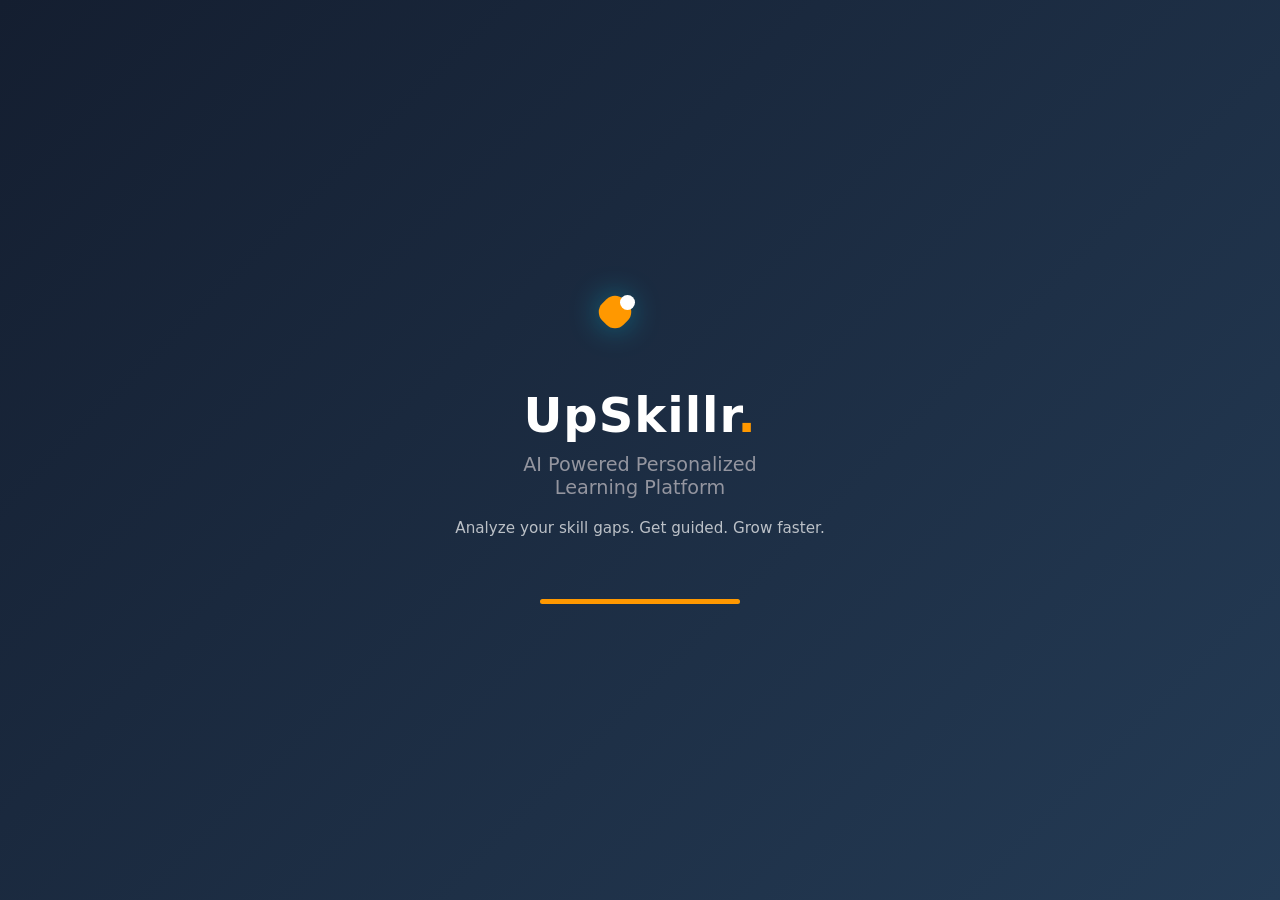
<file: index.html>
<!DOCTYPE html>
<html lang="en">

<head>
    <meta charset="UTF-8">
    <meta name="viewport" content="width=device-width, initial-scale=1.0">
    <title>UpSkillr - AI Driven Personalized Learning</title>
    <link rel="stylesheet" href="style.css">

    <script>
        const savedData = JSON.parse(localStorage.getItem('upSkillrData') || '{}');
        if (savedData.theme) {
            document.documentElement.setAttribute('data-theme', savedData.theme);
        } else {
            document.documentElement.setAttribute('data-theme', 'dark');
        }
    </script>

    <style>
        /* 🔥 IMPROVED UI */

        body {
            margin: 0;
            font-family: 'Segoe UI', sans-serif;
            background: linear-gradient(135deg, #141e30, #243b55);
            color: white;
            overflow: hidden;
        }

        .splash-container {
            height: 100vh;
            display: flex;
            justify-content: center;
            align-items: center;
            text-align: center;
            flex-direction: column;
            animation: fadeIn 1.2s ease-in-out;
        }

        .logo-text {
            font-size: 3rem;
            margin: 10px 0;
            letter-spacing: 1px;
        }

        .logo-text span {
            color: #ff9800;
        }

        .tagline {
            font-size: 1.2rem;
            opacity: 0.9;
            margin-bottom: 20px;
        }

        /* ✨ Stronger identity line */
        .subtext {
            font-size: 0.95rem;
            opacity: 0.7;
        }

        .logo-icon {
            margin-bottom: 10px;
            animation: float 3s ease-in-out infinite;
        }

        .diamond {
            width: 30px;
            height: 30px;
            background: #ff9800;
            transform: rotate(45deg);
            margin: auto;
        }

        .diamond.inner {
            width: 15px;
            height: 15px;
            background: white;
            margin-top: -22px;
        }

        /* 🔥 Loader improved */
        .loader {
            width: 200px;
            height: 5px;
            background: rgba(255, 255, 255, 0.2);
            margin-top: 30px;
            border-radius: 10px;
            overflow: hidden;
        }

        .loader-bar {
            height: 100%;
            width: 0;
            background: #ff9800;
            animation: load 3s linear forwards;
        }

        /* ✨ Animations */
        @keyframes load {
            from {
                width: 0;
            }

            to {
                width: 100%;
            }
        }

        @keyframes fadeIn {
            from {
                opacity: 0;
                transform: translateY(20px);
            }

            to {
                opacity: 1;
                transform: translateY(0);
            }
        }

        @keyframes float {

            0%,
            100% {
                transform: translateY(0);
            }

            50% {
                transform: translateY(-10px);
            }
        }

        .fade-out {
            animation: fadeOut 0.8s forwards;
        }

        @keyframes fadeOut {
            to {
                opacity: 0;
                transform: scale(0.95);
            }
        }
    </style>
</head>

<body class="splash-body">

    <div class="splash-container">

        <div class="logo-wrapper">
            <div class="logo-icon">
                <div class="diamond"></div>
                <div class="diamond inner"></div>
            </div>

            <!-- 🔥 Strong First Impression -->
            <h1 class="logo-text">UpSkillr<span>.</span></h1>

            <!-- 🔥 Clear Identity -->
            <p class="tagline">AI Powered Personalized Learning Platform</p>

            <!-- 🔥 Extra clarity (small but powerful) -->
            <p class="subtext">Analyze your skill gaps. Get guided. Grow faster.</p>
        </div>

        <div class="loader">
            <div class="loader-bar"></div>
        </div>

    </div>

    <script src="script.js"></script>

    <script>
        setTimeout(() => {
            document.querySelector('.splash-container').classList.add('fade-out');
            setTimeout(() => {
                window.location.href = 'login.html';
            }, 800);
        }, 3000);
    </script>

</body>

</html>
</file>
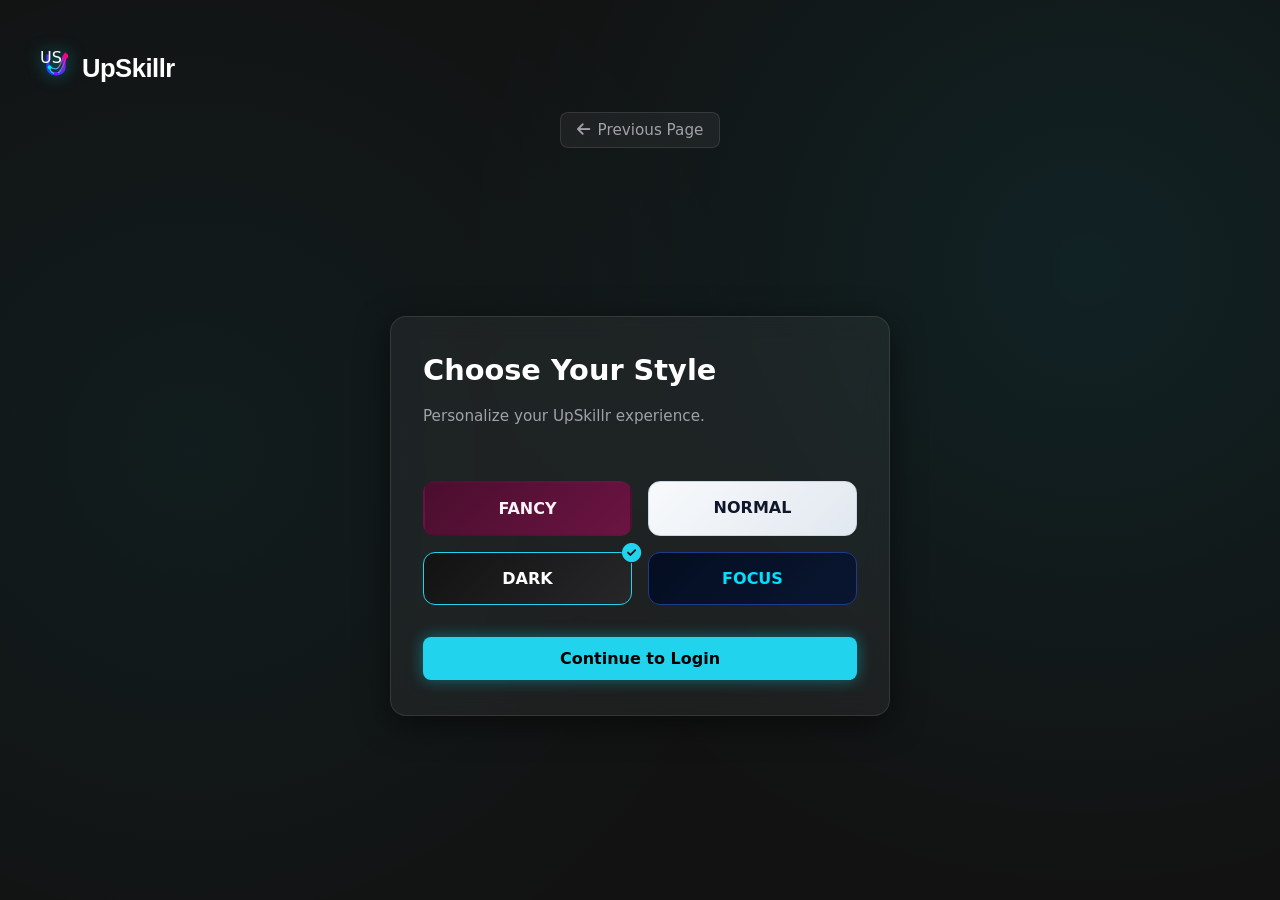
<file: login.html>
<!DOCTYPE html>
<html lang="en">
<head>
    <meta charset="UTF-8">
    <meta name="viewport" content="width=device-width, initial-scale=1.0">
    <title>UpSkillr - Onboarding</title>
    <link rel="stylesheet" href="style.css">
    <link rel="stylesheet" href="https://cdnjs.cloudflare.com/ajax/libs/font-awesome/6.4.0/css/all.min.css">
    <!-- Script to load theme before body paints -->
    <script>
        const savedData = JSON.parse(localStorage.getItem('upSkillrData') || '{}');
        if(savedData.theme) {
            document.documentElement.setAttribute('data-theme', savedData.theme);
        } else {
            document.documentElement.setAttribute('data-theme', 'dark'); // Default to dark option
        }
    </script>
</head>
<body class="onboarding-body">
    <nav class="top-nav">
        <div class="nav-logo">
            <div class="logo-icon">US</div>
            <div class="logo-text">UpSkillr</div>
        </div>
    </nav>
    
    <a href="#" onclick="handleBack(); return false;" class="back-link"><i class="fa fa-arrow-left"></i> Previous Page</a>

    <div class="onboarding-container glass-panel">
        
        <!-- Step 0: Theme Selection -->
        <div id="step-theme" class="form-step active">
            <h2>Choose Your Style</h2>
            <p class="subtitle">Personalize your UpSkillr experience.</p>
            <div class="theme-grid" id="theme-selector">
                <div class="theme-card theme-pink" onclick="selectTheme(this, 'pink')">
                    FANCY
                </div>
                <div class="theme-card theme-light" onclick="selectTheme(this, 'light-grey')">
                    NORMAL
                </div>
                <div class="theme-card theme-dark active" onclick="selectTheme(this, 'dark')">
                    DARK
                </div>
                <div class="theme-card theme-blue" onclick="selectTheme(this, 'blue')">
                    FOCUS
                </div>
            </div>
            <button class="btn btn-primary w-100 mt-4" onclick="nextStep('step-login')">Continue to Login</button>
        </div>

        <!-- Step 1: Login / Register -->
        <div id="step-login" class="form-step">
            <h2>Welcome Back</h2>
            <p class="subtitle">Enter your details to proceed.</p>
            <div class="input-group">
                <label>Username <span class="required-star">*</span></label>
                <input type="text" id="username" placeholder="johndoe" required>
            </div>
            <div class="input-group">
                <label>Email <span class="required-star">*</span></label>
                <input type="email" id="email" placeholder="john@example.com" required>
            </div>
            <div class="btn-group">
                <button class="btn btn-primary w-100" onclick="sendOTP()">Continue</button>
            </div>
        </div>

        <!-- Step 1.5: OTP Verification -->
        <div id="step-otp" class="form-step">
            <h2>Enter OTP</h2>
            <p class="subtitle" id="otp-message">OTP sent to your email</p>
            <div class="otp-group">
                <input type="text" maxlength="1" class="otp-input" onkeyup="moveFocus(this, 'otp2')">
                <input type="text" id="otp2" maxlength="1" class="otp-input" onkeyup="moveFocus(this, 'otp3')">
                <input type="text" id="otp3" maxlength="1" class="otp-input" onkeyup="moveFocus(this, 'otp4')">
                <input type="text" id="otp4" maxlength="1" class="otp-input">
            </div>
            <p id="otp-error" class="text-danger text-sm text-center hidden">Invalid OTP. Please try again.</p>
            <button class="btn btn-primary w-100 mt-4" onclick="verifyOTP()">Verify & Continue</button>
            <p class="text-center mt-4 text-sm"><a href="#" onclick="sendOTP(); return false;" class="text-accent">Resend OTP</a></p>
        </div>

        <!-- Step 2: Language Selection -->
        <div id="step-language" class="form-step">
            <h2>Select Language</h2>
            <p class="subtitle">Global Language Selection</p>
            <div class="input-group">
                <label>Search and Select <span class="required-star">*</span></label>
                <select id="user-language">
                    <option value="English">English</option>
                    <option value="Hindi">Hindi</option>
                    <option value="Telugu">Telugu</option>
                    <option value="Tamil">Tamil</option>
                    <option value="Bengali">Bengali</option>
                    <option value="Spanish">Spanish</option>
                    <option value="French">French</option>
                    <option value="German">German</option>
                    <option value="Italian">Italian</option>
                    <option value="Portuguese">Portuguese</option>
                    <option value="Russian">Russian</option>
                    <option value="Chinese">Chinese</option>
                    <option value="Japanese">Japanese</option>
                    <option value="Korean">Korean</option>
                    <option value="Arabic">Arabic</option>
                    <option value="Turkish">Turkish</option>
                    <option value="Thai">Thai</option>
                    <option value="Vietnamese">Vietnamese</option>
                    <option value="Indonesian">Indonesian</option>
                    <option value="Swahili">Swahili</option>
                    <option value="Malay">Malay</option>
                    <option value="Dutch">Dutch</option>
                </select>
            </div>
            <button class="btn btn-primary w-100 mt-4" onclick="nextStep('step-academic')">Continue</button>
        </div>

        <!-- Step 3: Academic Information -->
        <div id="step-academic" class="form-step">
            <h2>Academic Profile</h2>
            <p class="subtitle">Select your grading system and enter your CGPA.</p>
            <div class="input-group">
                <label>Select CGPA Scale <span class="required-star">*</span></label>
                <select id="cgpa-scale" onchange="updateCgpaMax()">
                    <option value="10">Out of 10 (Standard)</option>
                    <option value="4">Out of 4 (International)</option>
                </select>
                <p class="text-sm text-secondary mt-1">Select your university's grading system.</p>
            </div>
            <div class="input-group mt-2">
                <label>Enter your CGPA <span class="required-star">*</span></label>
                <input type="number" step="0.01" id="cgpa" placeholder="e.g. 8.5" max="10">
            </div>
            <div class="btn-group mt-4">
                <button class="btn btn-primary w-100" onclick="nextStep('step-skills')">Next</button>
            </div>
        </div>

        <!-- Step 4: Skills -->
        <div id="step-skills" class="form-step">
            <h2>Your Skills</h2>
            <p class="subtitle">Add your current skills and proficiency levels. If none, click N/A.</p>
            <div class="skill-input-row" style="margin-bottom: 0.5rem;">
                <input type="text" id="skill-name" placeholder="E.g., Python">
                <select id="skill-level">
                    <option value="Beginner">Beginner</option>
                    <option value="Intermediate">Intermediate</option>
                    <option value="Advanced">Advanced</option>
                </select>
                <button class="btn btn-primary" onclick="addSkill()"><i class="fa fa-plus"></i></button>
            </div>
            <button class="btn btn-outline w-100 mb-2" onclick="addSkillNA()">I don't have any skills yet (N/A)</button>
            <div class="skills-list" id="skills-list"></div>
            <div class="btn-group mt-2">
                <button class="btn btn-primary w-100" onclick="nextStep('step-softskills')">Next</button>
            </div>
        </div>

        <!-- Step 4.5: Soft Skills -->
        <div id="step-softskills" class="form-step">
            <h2 id="soft-title">Soft Skills</h2>
            <p class="subtitle">Rate yourself on a scale of 1-10.</p>
            <div class="input-group">
                <label>Communication</label>
                <div style="display: flex; gap: 1rem; align-items: center;">
                    <input type="range" id="skill-comm" min="1" max="10" value="5" oninput="document.getElementById('comm-val').innerText=this.value">
                    <span id="comm-val" style="width: 20px; font-weight: bold;">5</span>
                </div>
            </div>
            <div class="input-group">
                <label>Problem Solving</label>
                <div style="display: flex; gap: 1rem; align-items: center;">
                    <input type="range" id="skill-prob" min="1" max="10" value="5" oninput="document.getElementById('prob-val').innerText=this.value">
                    <span id="prob-val" style="width: 20px; font-weight: bold;">5</span>
                </div>
            </div>
            <div class="input-group">
                <label>System Design / Architecture</label>
                <div style="display: flex; gap: 1rem; align-items: center;">
                    <input type="range" id="skill-design" min="1" max="10" value="5" oninput="document.getElementById('design-val').innerText=this.value">
                    <span id="design-val" style="width: 20px; font-weight: bold;">5</span>
                </div>
            </div>
            <div class="btn-group mt-4">
                <button class="btn btn-primary w-100" onclick="nextStep('step-projects')">Next</button>
            </div>
        </div>

        <!-- Step 5: Projects -->
        <div id="step-projects" class="form-step">
            <h2>Your Projects</h2>
            <p class="subtitle">List your key projects and technologies used. If none, click N/A.</p>
            <div class="project-input-group">
                <input type="text" id="project-title" placeholder="Project Title">
                <input type="text" id="project-tech" placeholder="Technologies (comma separated)">
                <div style="display: flex; gap: 0.5rem; margin-top: 0.5rem;">
                    <button class="btn btn-outline" style="flex: 1;" onclick="addProject()">Add Project</button>
                    <button class="btn btn-outline border-danger text-danger" style="flex: 1;" onclick="addProjectNA()">N/A</button>
                </div>
            </div>
            <div class="projects-list" id="projects-list"></div>
            <div class="btn-group mt-4">
                <button class="btn btn-primary w-100" onclick="nextStep('step-career')">Next</button>
            </div>
        </div>

        <!-- Step 6: Career Goal Selection -->
        <div id="step-career" class="form-step">
            <h2>Career Goal</h2>
            <p class="subtitle">What role are you aiming for?</p>
            <div class="input-group">
                <label>Select Domain & Role <span class="required-star">*</span></label>
                <select id="career-goal">
                    <option value="N/A">N/A - Undecided</option>
                    <optgroup label="Software Development">
                        <option value="Software Engineer">Software Engineer</option>
                        <option value="Full Stack Developer">Full Stack Developer</option>
                        <option value="Frontend Developer">Frontend Developer</option>
                        <option value="Backend Developer">Backend Developer</option>
                        <option value="Web Developer">Web Developer</option>
                        <option value="Mobile App Developer">Mobile App Developer</option>
                        <option value="Game Developer">Game Developer</option>
                    </optgroup>
                    <optgroup label="Artificial Intelligence & Data">
                        <option value="AI Engineer">AI Engineer</option>
                        <option value="Machine Learning Engineer">Machine Learning Engineer</option>
                        <option value="Data Scientist">Data Scientist</option>
                        <option value="Data Analyst">Data Analyst</option>
                        <option value="Deep Learning Engineer">Deep Learning Engineer</option>
                        <option value="NLP Engineer">NLP Engineer</option>
                        <option value="Computer Vision Engineer">Computer Vision Engineer</option>
                    </optgroup>
                    <optgroup label="Cybersecurity">
                        <option value="Cybersecurity Analyst">Cybersecurity Analyst</option>
                        <option value="Ethical Hacker">Ethical Hacker</option>
                        <option value="Security Engineer">Security Engineer</option>
                        <option value="Digital Forensics Analyst">Digital Forensics Analyst</option>
                        <option value="Penetration Tester">Penetration Tester</option>
                    </optgroup>
                    <optgroup label="Cloud & DevOps">
                        <option value="Cloud Engineer">Cloud Engineer</option>
                        <option value="DevOps Engineer">DevOps Engineer</option>
                        <option value="Site Reliability Engineer">Site Reliability Engineer</option>
                        <option value="Cloud Architect">Cloud Architect</option>
                        <option value="Infrastructure Engineer">Infrastructure Engineer</option>
                    </optgroup>
                    <optgroup label="Design">
                        <option value="UI Designer">UI Designer</option>
                        <option value="UX Designer">UX Designer</option>
                        <option value="Product Designer">Product Designer</option>
                    </optgroup>
                    <optgroup label="Product & Management">
                        <option value="Product Manager">Product Manager</option>
                        <option value="Technical Program Manager">Technical Program Manager</option>
                    </optgroup>
                    <optgroup label="Emerging Technologies">
                        <option value="Blockchain Developer">Blockchain Developer</option>
                        <option value="AR/VR Developer">AR/VR Developer</option>
                        <option value="IoT Engineer">IoT Engineer</option>
                        <option value="Robotics Engineer">Robotics Engineer</option>
                    </optgroup>
                    <optgroup label="Research">
                        <option value="AI Researcher">AI Researcher</option>
                        <option value="Computer Science Researcher">Computer Science Researcher</option>
                    </optgroup>
                    <option value="Other">Other Career Goal...</option>
                </select>
                <input type="text" id="other-career" class="mt-2 hidden" placeholder="Type your career goal">
            </div>
            <div class="btn-group mt-4">
                <button class="btn btn-primary w-100" onclick="nextStep('step-links')">Next</button>
            </div>
        </div>

        <!-- Step 7: Optional Profile Links & Analysis -->
        <div id="step-links" class="form-step">
            <h2>Enhance Your Analysis</h2>
            <p class="subtitle">Upload your resume or link professional profiles for deep insights.</p>
            <div class="input-group">
                <label><i class="fab fa-github"></i> GitHub Profile URL</label>
                <input type="url" id="github-url" placeholder="https://github.com/username">
            </div>
            <!-- Added GitHub Questions for better analyzer logic -->
            <div class="analysis-stat-grid" style="grid-template-columns: 1fr 1fr; margin-bottom: 1rem;">
                <div class="input-group">
                    <label>READMEs present?</label>
                    <select id="github-readme">
                        <option value="No">No</option>
                        <option value="Yes">Yes</option>
                    </select>
                </div>
                <div class="input-group">
                    <label>Public Projects</label>
                    <input type="number" id="github-project-count" placeholder="0" min="0">
                </div>
            </div>
            <div class="input-group">
                <label><i class="fab fa-linkedin"></i> LinkedIn Profile URL</label>
                <input type="url" id="linkedin-url" placeholder="https://linkedin.com/in/username">
            </div>
            <div class="input-group">
                <label><i class="fa fa-file-pdf"></i> Resume / CV Upload</label>
                <input type="file" id="resume-upload" accept=".pdf,.doc,.docx" onchange="handleFileUpload(this)">
                <p id="file-status" class="text-sm text-success hidden">File ready for analysis</p>
            </div>
            <div class="btn-group mt-4">
                <button class="btn btn-primary w-100" onclick="startAnalysis()">Start Advanced Analysis</button>
            </div>
            <p class="text-center mt-2 text-sm text-secondary">No data is stored externally. Everything is processed locally.</p>
        </div>

        <!-- Step 8: Analysis -->
        <div id="step-analysis" class="form-step text-center">
            <div class="analysis-loader">
                <div class="radar-spinner"></div>
            </div>
            <h2 class="mt-4">AI Verification & Analysis</h2>
            <div class="terminal-log" id="terminal-log">
                <p>> Initializing AI Analysis Engine...</p>
            </div>
        </div>

    </div>

    <script src="script.js"></script>
    <script>
        document.getElementById('career-goal').addEventListener('change', function(e) {
            const otherInput = document.getElementById('other-career');
            if (e.target.value === 'Other') {
                otherInput.classList.remove('hidden');
            } else {
                otherInput.classList.add('hidden');
            }
        });
    </script>
</body>
</html>
</file>
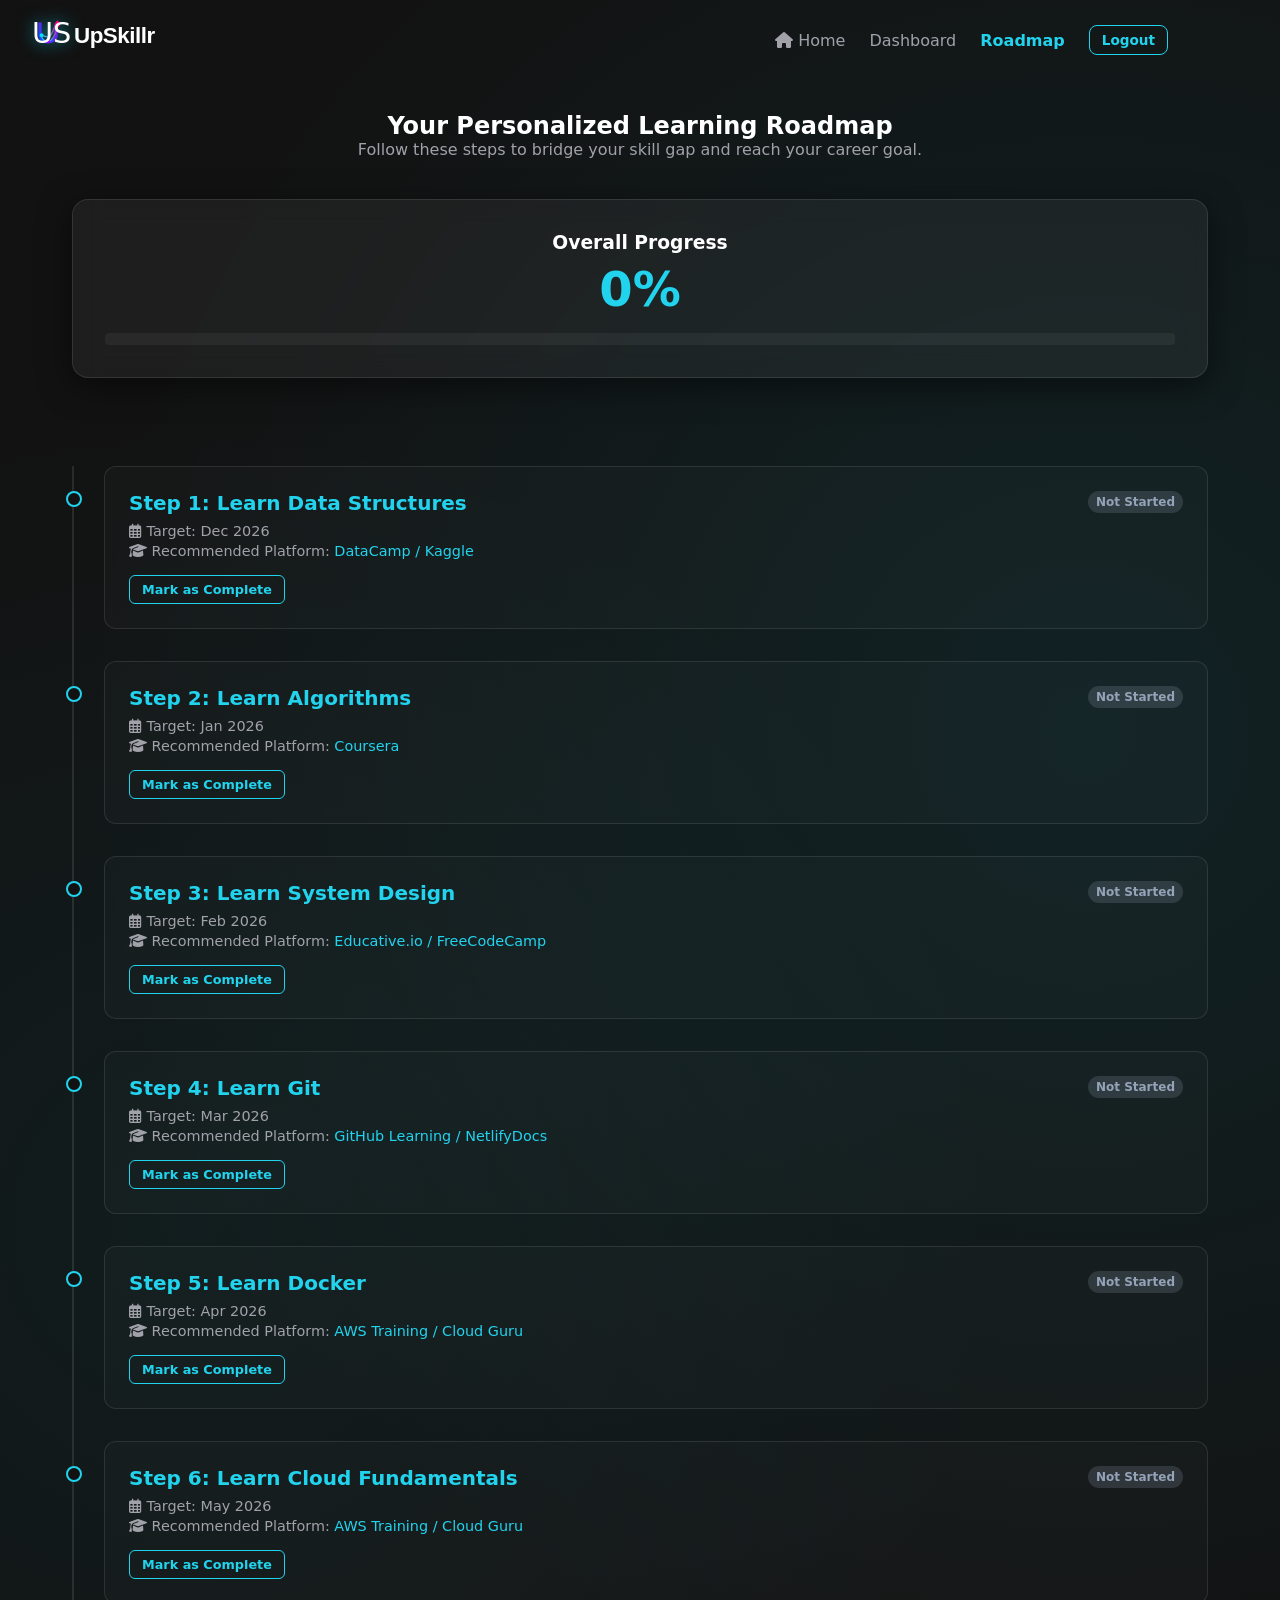
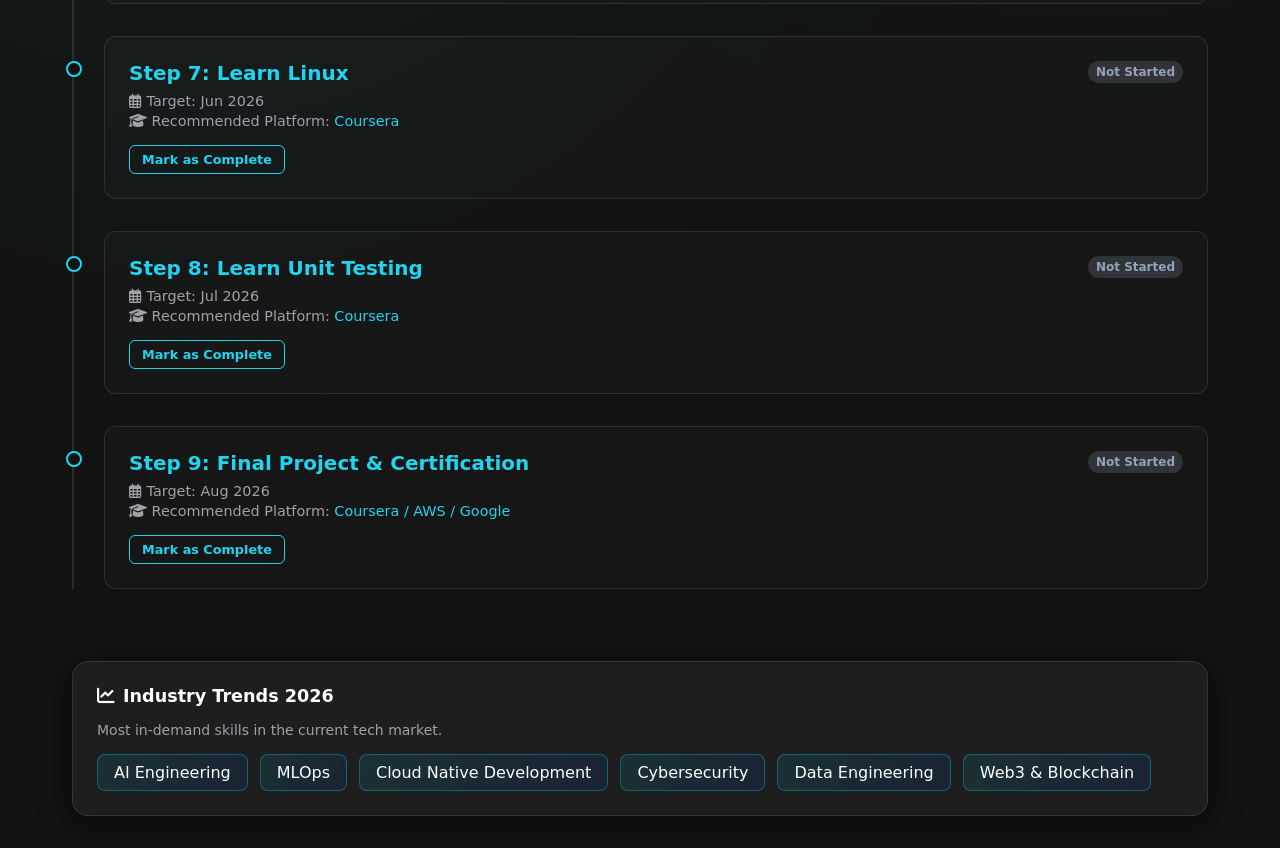
<file: roadmap.html>
<!DOCTYPE html>
<html lang="en">

<head>
    <meta charset="UTF-8">
    <meta name="viewport" content="width=device-width, initial-scale=1.0">
    <title>UpSkillr - Learning Roadmap</title>
    <link rel="stylesheet" href="style.css">
    <link rel="stylesheet" href="https://cdnjs.cloudflare.com/ajax/libs/font-awesome/6.4.0/css/all.min.css">
    <script>
        const savedData = JSON.parse(localStorage.getItem('upSkillrData') || '{}');
        if (savedData.theme) {
            document.documentElement.setAttribute('data-theme', savedData.theme);
        }
    </script>
</head>

<body>
    <nav class="top-nav" style="padding: 1rem 2rem;">
        <div class="nav-logo">
            <div class="logo-icon" style="font-size: 1.8rem;">US</div>
            <div class="logo-text" style="font-size: 1.4rem;">UpSkillr</div>
        </div>
        <div style="display: flex; gap: 1.5rem; align-items: center;">
            <a href="index.html" style="color: var(--text-secondary); text-decoration: none;"><i class="fa fa-home"></i>
                Home</a>
            <a href="dashboard.html" style="color: var(--text-secondary); text-decoration: none;">Dashboard</a>
            <a href="roadmap.html" style="color: var(--accent); text-decoration: none; font-weight: 600;">Roadmap</a>
            <button class="btn btn-outline" style="padding: 6px 12px; font-size: 0.85rem;"
                onclick="logout()">Logout</button>
        </div>
    </nav>

    <div class="dashboard-grid">
        <!-- Dashboard Header -->
        <div class="full-width text-center mb-4">
            <h2 data-translate="roadmap-title">Your Personalized Learning Roadmap</h2>
            <p class="text-secondary" data-translate="roadmap-desc">Follow these steps to bridge your skill gap and
                reach your career goal.</p>
        </div>

        <!-- Progress Track -->
        <div class="glass-panel text-center roadmap-progress-card full-width">
            <h3 data-translate="overall-progress">Overall Progress</h3>
            <div class="progress-huge" id="roadmap-percentage">0%</div>
            <div class="bar-track mt-4" style="height: 12px; background: rgba(255,255,255,0.05);">
                <div class="bar-fill" id="roadmap-progress-bar" style="background: var(--success); width: 0%;"></div>
            </div>
        </div>

        <!-- Timeline Steps -->
        <div class="full-width">
            <div class="roadmap-timeline" id="roadmap-timeline">
                <!-- Injected via JavaScript -->
            </div>
        </div>

        <!-- Industry Trends -->
        <div class="glass-panel full-width" style="padding: 1.5rem; margin-top: 1rem;">
            <h3 class="card-title"><i class="fa fa-chart-line"></i> <span data-translate="industry-trends">Industry
                    Trends 2026</span></h3>
            <p class="text-sm text-secondary" data-translate="industry-trends-desc">Most in-demand skills in the current
                tech market.</p>
            <div class="trends-list">
                <span class="trend-tag">AI Engineering</span>
                <span class="trend-tag">MLOps</span>
                <span class="trend-tag">Cloud Native Development</span>
                <span class="trend-tag">Cybersecurity</span>
                <span class="trend-tag">Data Engineering</span>
                <span class="trend-tag">Web3 & Blockchain</span>
            </div>
        </div>
    </div>


    <!-- Feedback Modal -->
    <div id="feedback-modal" class="modal-overlay hidden">
        <div class="glass-panel text-center" style="padding: 2.5rem; max-width: 450px; width: 90%;">
            <h2 style="color: var(--accent); margin-bottom: 0.5rem; font-size: 2.2rem;">Congratulations! 🎉</h2>
            <p class="text-secondary mb-4" style="font-size: 1.1rem;">You have completed your entire learning roadmap.
                How was your experience?</p>
            <div id="star-rating" class="star-rating"
                style="color: var(--text-secondary); margin-bottom: 2rem; display: flex; justify-content: center; gap: 0.75rem;">
                <i class="fa fa-star" data-val="1"></i>
                <i class="fa fa-star" data-val="2"></i>
                <i class="fa fa-star" data-val="3"></i>
                <i class="fa fa-star" data-val="4"></i>
                <i class="fa fa-star" data-val="5"></i>
            </div>
            <button class="btn btn-primary w-100 mb-2" onclick="submitFeedback()">Submit Feedback</button>
            <button class="btn btn-outline w-100 text-secondary" style="border-color: transparent;"
                onclick="closeFeedback()">Not Now</button>
        </div>
    </div>

    <script src="script.js"></script>
    <script>
        document.addEventListener('DOMContentLoaded', () => {
            initRoadmap();
        });
    </script>
</body>

</html>
</file>
<file: style.css>
/* Default: Dark Mode (Option 3) */
:root {
    --bg-primary: #121212;
    --bg-secondary: #1e1e1e;
    --text-primary: #ffffff;
    --text-secondary: #a1a1aa;
    --accent: #22d3ee;
    --accent-hover: #06b6d4;
    --success: #10b981;
    --warning: #f59e0b;
    --danger: #ef4444;
    
    --glass-bg: rgba(255, 255, 255, 0.05);
    --glass-border: rgba(255, 255, 255, 0.1);
    --glass-shadow: 0 8px 32px 0 rgba(0, 0, 0, 0.5);
    --blur: blur(12px);

    /* Fonts */
    --font-main: 'Inter', system-ui, -apple-system, sans-serif;
}

/* Option 1: Dark and Light Pink */
[data-theme="pink"] {
    --bg-primary: #4a0e2e;
    --bg-secondary: #6b1442;
    --text-primary: #fdf2f8;
    --text-secondary: #fbcfe8;
    --accent: #f472b6;
    --accent-hover: #ec4899;
    --glass-bg: rgba(255, 255, 255, 0.07);
    --glass-border: rgba(255, 192, 203, 0.2);
    --glass-shadow: 0 8px 32px 0 rgba(0, 0, 0, 0.4);
}

/* Option 2: Normal White and Grey */
[data-theme="light-grey"] {
    --bg-primary: #f8fafc;
    --bg-secondary: #f1f5f9;
    --text-primary: #0f172a;
    --text-secondary: #475569;
    --accent: #3b82f6;
    --accent-hover: #2563eb;
    --glass-bg: rgba(255, 255, 255, 0.7);
    --glass-border: rgba(0, 0, 0, 0.1);
    --glass-shadow: 0 8px 32px 0 rgba(0, 0, 0, 0.05);
}

/* Option 4: Light and Dark Blue Mode */
[data-theme="blue"] {
    --bg-primary: #040d21;      /* Deep Navy */
    --bg-secondary: #0a1631;    /* Lighter Navy */
    --text-primary: #f8fafc;
    --text-secondary: #94a3b8;
    --accent: #00e1ff;          /* Electric Blue */
    --accent-hover: #00b4cc;
    --glass-bg: rgba(255, 255, 255, 0.03);
    --glass-border: rgba(255, 255, 255, 0.1);
    --glass-shadow: 0 8px 32px 0 rgba(0, 0, 0, 0.37);
}

/* Reset and Base Styles */
* { margin: 0; padding: 0; box-sizing: border-box; font-family: var(--font-main); }
body {
    background-color: var(--bg-primary);
    color: var(--text-primary);
    min-height: 100vh;
    overflow-x: hidden;
    transition: background-color 0.3s ease, color 0.3s ease;
    background-image: 
        radial-gradient(circle at 15% 50%, rgba(0, 225, 255, 0.05) 0%, transparent 50%),
        radial-gradient(circle at 85% 30%, rgba(0, 225, 255, 0.08) 0%, transparent 50%);
}

/* Utility Classes */
.glass-panel {
    background: var(--glass-bg);
    backdrop-filter: var(--blur);
    -webkit-backdrop-filter: var(--blur);
    border: 1px solid var(--glass-border);
    border-radius: 16px;
    box-shadow: var(--glass-shadow);
}
.btn {
    padding: 12px 24px; border-radius: 8px; border: none; font-size: 1rem; font-weight: 600; cursor: pointer; transition: all 0.3s ease; display: inline-flex; align-items: center; justify-content: center; gap: 8px;
}
.btn-primary { background: var(--accent); color: #000; box-shadow: 0 0 15px rgba(0, 225, 255, 0.4); }
.btn-primary:hover { background: var(--accent-hover); box-shadow: 0 0 25px rgba(0, 225, 255, 0.6); transform: translateY(-2px); }
.btn-outline { background: transparent; border: 1px solid var(--accent); color: var(--accent); }
.btn-outline:hover { background: rgba(0, 225, 255, 0.1); }

input, select, textarea {
    width: 100%; padding: 12px 16px; background: rgba(0, 0, 0, 0.2); border: 1px solid var(--glass-border); border-radius: 8px; color: var(--text-primary); font-size: 1rem; outline: none; transition: all 0.3s ease;
}
input:focus, select:focus, textarea:focus { border-color: var(--accent); box-shadow: 0 0 10px rgba(0, 225, 255, 0.2); }
[data-theme="light"] input, [data-theme="light"] select { background: rgba(255, 255, 255, 0.5); }
.hidden { display: none !important; }
.mt-2 { margin-top: 0.5rem; }
.mt-4 { margin-top: 1rem; }
.w-100 { width: 100%; }
.text-center { text-align: center; }
.text-sm { font-size: 0.875rem; }
.text-secondary { color: var(--text-secondary); }
.text-success { color: var(--success); }
.font-bold { font-weight: 700; }

/* Custom Back Link */
.back-link {
    display: inline-flex;
    align-items: center;
    gap: 0.5rem;
    color: var(--text-secondary);
    text-decoration: none;
    font-weight: 500;
    font-size: 0.95rem;
    padding: 0.5rem 1rem;
    border-radius: 8px;
    background: var(--glass-bg);
    border: 1px solid var(--glass-border);
    transition: all 0.2s;
    margin-bottom: 1rem;
}
.back-link:hover {
    color: var(--accent);
    border-color: var(--accent);
    transform: translateX(-3px);
}

/* Range Slider for Soft Skills */
input[type=range] {
    -webkit-appearance: none;
    appearance: none;
    width: 100%;
    background: transparent;
    padding: 0;
    border: none;
}
input[type=range]::-webkit-slider-thumb {
    -webkit-appearance: none;
    height: 18px;
    width: 18px;
    border-radius: 50%;
    background: var(--accent);
    cursor: pointer;
    margin-top: -6px;
    box-shadow: 0 0 10px rgba(0, 225, 255, 0.4);
}
input[type=range]::-webkit-slider-runnable-track {
    width: 100%;
    height: 6px;
    cursor: pointer;
    background: rgba(255, 255, 255, 0.1);
    border-radius: 3px;
}

/* Splash Screen */
.splash-body { display: flex; justify-content: center; align-items: center; height: 100vh; margin: 0; }
.splash-container { text-align: center; transition: opacity 0.8s ease; }
.logo-wrapper { margin-bottom: 2rem; animation: slide-up 1s ease-out; }
.logo-icon { position: relative; width: 80px; height: 80px; margin: 0 auto 1rem; animation: float 3s ease-in-out infinite; }
.diamond { position: absolute; width: 100%; height: 100%; background: linear-gradient(135deg, var(--accent) 0%, #0055ff 100%); transform: rotate(45deg); border-radius: 12px; box-shadow: 0 0 30px rgba(0, 225, 255, 0.4); }
.diamond.inner { width: 50%; height: 50%; top: 25%; left: 25%; background: var(--bg-primary); box-shadow: none; }
.logo-text { font-size: 3.5rem; font-weight: 800; letter-spacing: -1px; margin-bottom: 0.5rem; }
.logo-text span { color: var(--accent); }
.tagline { color: var(--text-secondary); font-size: 1.1rem; max-width: 300px; margin: 0 auto; }
.loader { width: 200px; height: 4px; background: rgba(255, 255, 255, 0.1); border-radius: 4px; margin: 0 auto; overflow: hidden; }
.loader-bar { width: 0%; height: 100%; background: var(--accent); box-shadow: 0 0 10px var(--accent); animation: load 2.5s ease-in-out forwards; }
.fade-out { opacity: 0; }

/* Form Onboarding & Global Navigation */
.onboarding-body { display: flex; flex-direction: column; align-items: center; min-height: 100vh; padding: 2rem; }
.top-nav { width: 100%; max-width: 1200px; padding: 1rem 0; display: flex; justify-content: space-between; align-items: center; }
.nav-logo { display: flex; align-items: center; gap: 10px; text-decoration: none; }
.nav-logo .logo-icon {
    width: 32px;
    height: 32px;
    background-image: url("data:image/svg+xml,%3Csvg xmlns='http://www.w3.org/2000/svg' viewBox='0 0 100 100'%3E%3Cdefs%3E%3ClinearGradient id='grad' x1='0%25' y1='100%25' x2='100%25' y2='0%25'%3E%3Cstop offset='0%25' style='stop-color:%230055ff;stop-opacity:1' /%3E%3Cstop offset='100%25' style='stop-color:%23b400ff;stop-opacity:1' /%3E%3C/linearGradient%3E%3ClinearGradient id='glow' x1='0%25' y1='100%25' x2='100%25' y2='0%25'%3E%3Cstop offset='0%25' style='stop-color:%2300e1ff;stop-opacity:1' /%3E%3Cstop offset='100%25' style='stop-color:%23ff007f;stop-opacity:1' /%3E%3C/linearGradient%3E%3C/defs%3E%3Cpath d='M 20 20 L 20 60 C 20 80 40 85 50 85 C 60 85 80 80 80 60 L 80 15 L 70 25 L 70 60 C 70 73 57 75 50 75 C 43 75 30 73 30 60 L 30 20 Z' fill='url(%23grad)'/%3E%3Cpath d='M 30 60 C 30 73 40 80 50 80 C 60 80 70 65 80 35 L 80 15 L 70 35 C 65 50 58 65 50 65 C 42 65 30 60 30 60' fill='none' stroke='url(%23glow)' stroke-width='4' stroke-linecap='round'/%3E%3Ccircle cx='30' cy='60' r='6' fill='%2300e1ff' /%3E%3Ccircle cx='50' cy='80' r='6' fill='%239d00ff' /%3E%3Ccircle cx='80' cy='25' r='8' fill='%23ff007f' /%3E%3C/svg%3E");
    background-size: contain;
    background-repeat: no-repeat;
    background-position: center;
    filter: drop-shadow(0 0 8px rgba(0, 225, 255, 0.5));
}
.nav-logo .logo-text { font-size: 1.6rem; font-weight: 700; color: var(--text-primary); font-family: 'Inter', sans-serif; letter-spacing: -0.5px; }
.onboarding-container { width: 100%; max-width: 500px; margin: auto; padding: 2rem; position: relative; overflow: hidden; min-height: 400px; display: flex; flex-direction: column; justify-content: center; }

/* Layout adjustments */
.dashboard-grid { 
    width: 100%; max-width: 1200px; margin: 0 auto; padding: 2rem; 
    display: grid; grid-template-columns: 1fr 1fr; gap: 1.5rem; align-items: start;
}
.full-width { grid-column: 1 / -1; }

.form-step { display: none; animation: fade-in 0.4s ease-out; }
.form-step.active { display: flex; flex-direction: column; gap: 1rem; }
.form-step h2 { font-size: 1.8rem; margin-bottom: 0.25rem; }
.subtitle { color: var(--text-secondary); margin-bottom: 1.5rem; font-size: 0.95rem; }
.input-group { display: flex; flex-direction: column; gap: 0.5rem; }
.input-group label { font-size: 0.9rem; font-weight: 500; color: var(--text-secondary); }
.required-star { color: var(--warning); margin-left: 3px; font-weight: bold; }
.btn-group { display: flex; gap: 1rem; margin-top: 1rem; }
.btn-group .btn { flex: 1; }

.skill-input-row { display: grid; grid-template-columns: 2fr 1.5fr auto; gap: 0.5rem; }
.skills-list { display: flex; flex-wrap: wrap; gap: 0.5rem; margin-top: 1rem; }
.skill-tag { display: inline-flex; align-items: center; gap: 0.5rem; background: rgba(255,255,255,0.05); padding: 0.25rem 0.75rem; border-radius: 20px; font-size: 0.85rem; border: 1px solid var(--glass-border); }
.skill-tag i { cursor: pointer; color: var(--text-secondary); transition: color 0.2s; }
.skill-tag i:hover { color: var(--danger); }
.badge { padding: 0.15rem 0.5rem; border-radius: 12px; font-size: 0.75rem; font-weight: 600; }
.bg-blue { background: rgba(0, 112, 243, 0.2); color: #60a5fa; }
.bg-yellow { background: rgba(245, 158, 11, 0.2); color: #fbbf24; }
.bg-green { background: rgba(16, 185, 129, 0.2); color: #34d399; }

.project-input-group { display: flex; flex-direction: column; gap: 0.5rem; }
.projects-list { display: flex; flex-direction: column; gap: 0.5rem; margin-top: 1rem; max-height: 150px; overflow-y: auto; }
.project-item { display: flex; justify-content: space-between; align-items: center; background: rgba(255,255,255,0.03); padding: 0.75rem; border-radius: 8px; border: 1px solid var(--glass-border); }
.project-item i { cursor: pointer; color: var(--danger); }

/* Analysis Terminal */
.analysis-loader { width: 60px; height: 60px; margin: 0 auto 1rem; position: relative; }
.radar-spinner { width: 100%; height: 100%; border: 2px solid rgba(0, 225, 255, 0.2); border-radius: 50%; border-top-color: var(--accent); animation: spin 1s linear infinite; }
.terminal-log { background: #000; padding: 1rem; border-radius: 8px; margin-top: 1rem; height: 150px; overflow-y: auto; text-align: left; font-family: 'Courier New', monospace; font-size: 0.85rem; color: #a3e635; box-shadow: inset 0 0 10px rgba(0,0,0,0.8); }
.terminal-log p { margin-bottom: 0.5rem; }

/* Theme Selector Cards */
.theme-grid { display: grid; grid-template-columns: 1fr 1fr; gap: 1rem; margin-top: 1rem; }
.theme-card { padding: 1rem; border-radius: 12px; cursor: pointer; border: 2px solid transparent; transition: all 0.2s; text-align: center; font-weight: 600; }
.theme-card:hover { transform: translateY(-3px); }
.theme-card.active { border-color: var(--accent); position: relative; }
.theme-card.active::after { content: '\f058'; font-family: 'Font Awesome 6 Free'; font-weight: 900; position: absolute; top: -10px; right: -10px; color: var(--accent); background: var(--bg-primary); border-radius: 50%; font-size: 1.2rem; }

.theme-pink { background: linear-gradient(135deg, #4a0e2e, #6b1442); color: #fdf2f8; }
.theme-light { background: linear-gradient(135deg, #f8fafc, #e2e8f0); color: #0f172a; border: 1px solid #cbd5e1; }
.theme-dark { background: linear-gradient(135deg, #121212, #27272a); color: #ffffff; border: 1px solid #3f3f46; }
.theme-blue { background: linear-gradient(135deg, #040d21, #0a1631); color: #00e1ff; border: 1px solid #1e3a8a; }

/* Greyish items when selecting options */
select option { background: #1e293b; color: #fff; }
[data-theme="light-grey"] select option { background: #e2e8f0; color: #000; }
[data-theme="pink"] select option { background: #6b1442; color: #fff; }

/* Dashboard Cards */
.card-title { font-size: 1.1rem; font-weight: 600; margin-bottom: 1rem; display: flex; align-items: center; gap: 8px; color: var(--text-primary); }
.score-display { display: flex; align-items: center; justify-content: space-between; }
.score-circle { width: 120px; height: 120px; border-radius: 50%; display: flex; align-items: center; justify-content: center; font-size: 2rem; font-weight: 700; position: relative; background: conic-gradient(var(--accent) 0%, transparent 0%); border: 8px solid var(--bg-secondary); text-shadow: 0 0 10px rgba(0, 0, 0, 0.2); }
[data-theme="light-grey"] .score-circle { border: 8px solid #e2e8f0; }
.comparison-bars .bar-row { margin-bottom: 1rem; }
.bar-label { display: flex; justify-content: space-between; font-size: 0.85rem; margin-bottom: 0.25rem; }
.bar-track { width: 100%; height: 8px; background: rgba(255,255,255,0.1); border-radius: 4px; overflow: hidden; }
.bar-fill { height: 100%; border-radius: 4px; transition: width 1s ease-out; }

.missing-skills-grid { display: grid; grid-template-columns: repeat(auto-fill, minmax(130px, 1fr)); gap: 0.5rem; }
.missing-skill-pill { background: rgba(239, 68, 68, 0.1); border: 1px solid rgba(239, 68, 68, 0.3); color: #fca5a5; padding: 0.5rem; border-radius: 6px; font-size: 0.85rem; text-align: center; }
.aligned-skill-pill { background: rgba(16, 185, 129, 0.1); border: 1px solid rgba(16, 185, 129, 0.3); color: #6ee7b7; padding: 0.5rem; border-radius: 6px; font-size: 0.85rem; text-align: center; }

.role-card { background: rgba(255,255,255,0.02); padding: 1rem; border-radius: 8px; border: 1px solid var(--glass-border); margin-bottom: 0.75rem; transition: transform 0.2s; cursor: pointer; }
.role-card:hover { transform: translateX(5px); border-color: var(--accent); }
.role-card h4 { color: var(--accent); margin-bottom: 0.25rem; }
.role-card p { font-size: 0.85rem; color: var(--text-secondary); }

/* --- OTP & Notifications Upgrade --- */
.otp-group {
    display: flex;
    justify-content: center;
    gap: 0.75rem;
    margin: 1.5rem 0;
}
.otp-input {
    width: 45px !important;
    height: 55px;
    text-align: center;
    font-size: 1.5rem;
    font-weight: bold;
    border: 2px solid var(--glass-border);
    background: rgba(0,0,0,0.3);
}
.otp-input:focus {
    border-color: var(--accent);
}

.notification-bell {
    position: relative;
    cursor: pointer;
    font-size: 1.25rem;
}
.notification-dot {
    position: absolute;
    top: -2px;
    right: -2px;
    width: 10px;
    height: 10px;
    background: var(--danger);
    border-radius: 50%;
    border: 2px solid var(--bg-primary);
}

.notification-panel {
    grid-column: 1 / -1;
    display: flex;
    flex-direction: column;
    gap: 1rem;
    margin-bottom: 1rem;
}
.notification-card {
    background: rgba(34, 211, 238, 0.05);
    border-left: 4px solid var(--accent);
    padding: 1rem 1.5rem;
    border-radius: 8px;
    display: flex;
    justify-content: space-between;
    align-items: center;
    animation: slide-in 0.4s ease-out;
}
.notification-content h4 {
    font-size: 0.95rem;
    margin-bottom: 0.25rem;
}
.notification-content p {
    font-size: 0.85rem;
    opacity: 0.8;
}

.rank-chip {
    padding: 4px 12px;
    background: linear-gradient(135deg, var(--accent), #0055ff);
    color: #000;
    border-radius: 20px;
    font-size: 0.75rem;
    font-weight: 700;
    display: inline-block;
}

.analysis-stat-grid {
    display: grid;
    grid-template-columns: 1fr 1fr;
    gap: 1rem;
    margin-top: 1rem;
}
.analysis-stat-card {
    background: rgba(255,255,255,0.03);
    padding: 1rem;
    border-radius: 12px;
    border: 1px solid var(--glass-border);
    display: flex;
    flex-direction: column;
    align-items: center;
}
.stat-value {
    font-size: 1.5rem;
    font-weight: 700;
    color: var(--accent);
}
.stat-label {
    font-size: 0.7rem;
    text-transform: uppercase;
    letter-spacing: 1px;
    opacity: 0.6;
    margin-top: 5px;
}

@keyframes slide-in {
    from { transform: translateX(-20px); opacity: 0; }
    to { transform: translateX(0); opacity: 1; }
}

/* --- Analyzer Deep Dive --- */
.analysis-details-grid {
    display: grid;
    grid-template-columns: 1fr 1fr;
    gap: 1.5rem;
    margin-top: 1.5rem;
}
.analyzer-module {
    background: rgba(255,255,255,0.02);
    border-radius: 12px;
    padding: 1.25rem;
    border: 1px solid var(--glass-border);
}
.analyzer-module h4 {
    color: var(--text-primary);
    font-size: 1rem;
    margin-bottom: 1rem;
}
.problems-list, .improvements-list {
    list-style: none;
    font-size: 0.85rem;
    margin-bottom: 1rem;
}
.problems-list li::before {
    content: "●";
    color: var(--danger);
    margin-right: 8px;
    font-size: 0.7rem;
}
.problems-list li {
    background: rgba(239, 68, 68, 0.05);
    padding: 6px;
    border-radius: 4px;
    margin-bottom: 4px;
    color: #fca5a5;
}
.improvements-list li::before {
    content: "✓";
    color: var(--success);
    margin-right: 8px;
}
.improvements-list li {
    background: rgba(16, 185, 129, 0.05);
    padding: 6px;
    border-radius: 4px;
    margin-bottom: 4px;
    color: #6ee7b7;
}
.uppercase { text-transform: uppercase; }
.text-xs { font-size: 0.7rem; }
.p-4 { padding: 1.5rem; }

/* --- Recommendation Cards --- */
.rec-card {
    background: rgba(255, 255, 255, 0.03);
    border: 1px solid var(--glass-border);
    border-radius: 8px;
    padding: 1rem;
    transition: transform 0.2s, background 0.2s;
}
.rec-card:hover {
    background: rgba(255, 255, 255, 0.05);
    transform: translateX(5px);
    border-color: var(--accent);
}
.rec-title {
    font-weight: 700;
    color: var(--accent);
    margin-bottom: 0.25rem;
    display: block;
}
.rec-desc {
    font-size: 0.85rem;
    color: var(--text-primary);
    margin-bottom: 0.75rem;
}
.rec-tags {
    display: flex;
    flex-wrap: wrap;
    gap: 0.5rem;
    margin-bottom: 0.75rem;
}
.rec-tag {
    font-size: 0.7rem;
    padding: 2px 8px;
    background: var(--bg-secondary);
    border-radius: 4px;
    border: 1px solid var(--glass-border);
    color: var(--text-secondary);
}
.rec-why {
    font-size: 0.8rem;
    color: var(--success);
    font-style: italic;
    border-top: 1px dashed var(--glass-border);
    padding-top: 0.5rem;
}
.mb-4 { margin-bottom: 1rem; }
.mt-1 { margin-top: 0.25rem; }


/* Roadmap Styles */
.roadmap-timeline { position: relative; padding-left: 2rem; margin: 2rem 0; }
.roadmap-timeline::before { content: ''; position: absolute; left: 0; top: 0; bottom: 0; width: 2px; background: rgba(255,255,255,0.1); }
.roadmap-step { position: relative; margin-bottom: 2rem; background: rgba(255,255,255,0.02); padding: 1.5rem; border-radius: 12px; border: 1px solid var(--glass-border); transition: all 0.3s ease; }
.roadmap-step:hover { border-color: rgba(0, 225, 255, 0.5); box-shadow: 0 0 20px rgba(0, 225, 255, 0.1); }
.step-dot { position: absolute; left: -2.45rem; top: 1.5rem; width: 16px; height: 16px; border-radius: 50%; background: var(--bg-primary); border: 2px solid var(--accent); }
.roadmap-step.completed .step-dot { background: var(--success); border-color: var(--success); }
.roadmap-step.in-progress .step-dot { background: var(--warning); border-color: var(--warning); box-shadow: 0 0 10px var(--warning); }
.step-header { display: flex; justify-content: space-between; align-items: flex-start; margin-bottom: 0.5rem; }
.step-title { font-size: 1.25rem; font-weight: 600; color: var(--accent); }
.step-status { font-size: 0.75rem; padding: 4px 8px; border-radius: 12px; font-weight: 600; }
.status-completed { background: rgba(16, 185, 129, 0.2); color: #34d399; }
.status-progress { background: rgba(245, 158, 11, 0.2); color: #fbbf24; }
.status-pending { background: rgba(148, 163, 184, 0.2); color: #94a3b8; }
.step-meta { display: flex; flex-direction: column; gap: 4px; font-size: 0.9rem; color: var(--text-secondary); margin-bottom: 1rem; }
.step-meta a { color: var(--accent); text-decoration: none; }
.step-meta a:hover { text-decoration: underline; }
.step-actions { display: flex; gap: 0.5rem; }
.step-actions button { padding: 6px 12px; font-size: 0.8rem; border-radius: 6px; }

/* Progress Overrall */
.roadmap-progress-card { text-align: center; padding: 2rem !important; margin-bottom: 2rem; }
.progress-huge { font-size: 3rem; font-weight: 800; color: var(--accent); margin: 0.5rem 0; }
.trends-list { display: flex; flex-wrap: wrap; gap: 0.75rem; margin-top: 1rem; }
.trend-tag { background: linear-gradient(135deg, rgba(0, 225, 255, 0.1), rgba(0, 85, 255, 0.1)); border: 1px solid rgba(0, 225, 255, 0.3); padding: 0.5rem 1rem; border-radius: 8px; font-weight: 500; }

/* Responsive */
@media (max-width: 768px) {
    .dashboard-grid { grid-template-columns: 1fr; }
}

/* Feedback Modal */
.modal-overlay {
    position: fixed; top: 0; left: 0; width: 100%; height: 100%;
    background: rgba(0,0,0,0.8); z-index: 1000;
    display: flex; align-items: center; justify-content: center;
    animation: fade-in 0.3s; flex-direction: column;
}
.modal-overlay.hidden { display: none !important; }
.star-rating i { cursor: pointer; transition: color 0.2s, transform 0.2s; font-size: 2.5rem; }
.star-rating i:hover { transform: scale(1.15); }

@keyframes fade-in { 0% { opacity: 0; transform: translateY(10px); } 100% { opacity: 1; transform: translateY(0); } }
@keyframes spin { 0% { transform: rotate(0deg); } 100% { transform: rotate(360deg); } }
@keyframes slide-up { 0% { transform: translateY(40px); opacity: 0; } 100% { transform: translateY(0); opacity: 1; } }
@keyframes float { 0%, 100% { transform: translateY(0); } 50% { transform: translateY(-10px); } }
@keyframes load { 0% { width: 0%; } 50% { width: 70%; } 100% { width: 100%; } }
</file>
